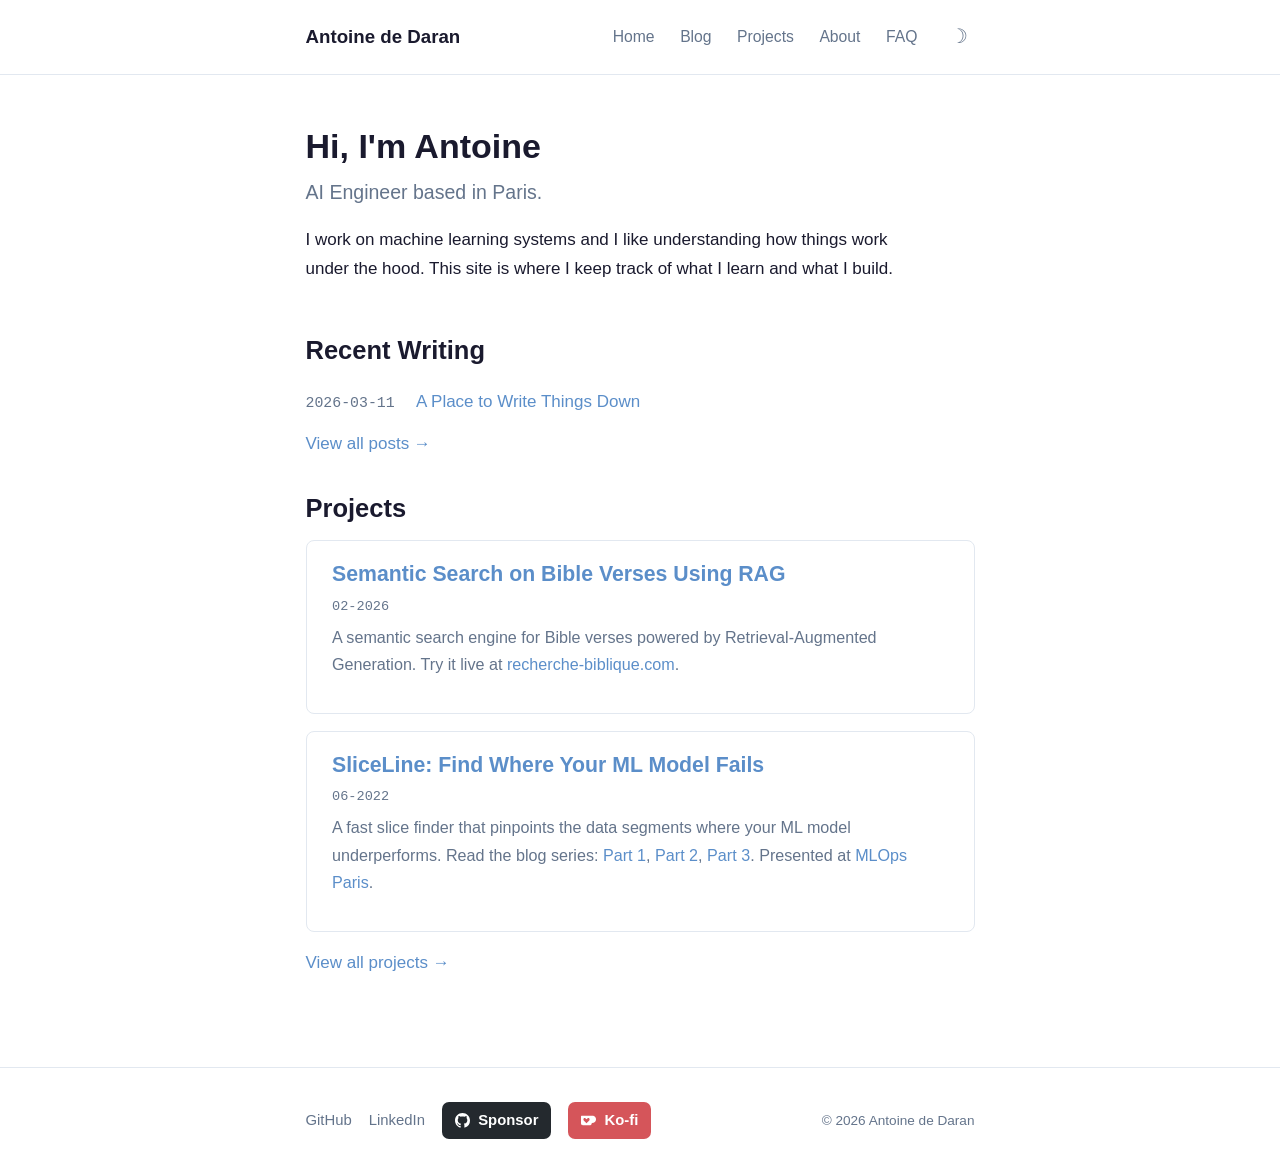
<file: index.html>
<!DOCTYPE html>
<html lang="en">
<head>
  <meta charset="UTF-8">
  <meta name="viewport" content="width=device-width, initial-scale=1.0">
  <meta name="description" content="Antoine de Daran - AI Engineer based in Paris.">
  <title>Antoine de Daran - AI Engineer</title>
  <link rel="stylesheet" href="/css/style.css">
  <link rel="icon" href="/assets/favicon.svg" type="image/svg+xml">
  <link rel="alternate" type="application/rss+xml" title="Antoine de Daran" href="/feed.xml">
  <meta property="og:type" content="website">
  <meta property="og:title" content="Antoine de Daran - AI Engineer">
  <meta property="og:description" content="AI Engineer based in Paris.">
  <meta property="og:url" content="https://antoine-de-daran.github.io/">
  <meta property="og:image" content="https://antoine-de-daran.github.io/assets/og-image.png">
  <meta name="twitter:card" content="summary_large_image">
  <meta name="twitter:title" content="Antoine de Daran - AI Engineer">
  <meta name="twitter:description" content="AI Engineer based in Paris.">
</head>
<body>

  <nav class="nav">
    <div class="container">
      <a href="/" class="nav-title">Antoine de Daran</a>
      <div class="nav-links">
        <a href="/">Home</a>
        <a href="/blog/">Blog</a>
        <a href="/projects.html">Projects</a>
        <a href="/about.html">About</a>
        <a href="/faq.html">FAQ</a>
        <button class="theme-toggle" aria-label="Toggle dark mode"></button>
      </div>
    </div>
  </nav>

  <main>
    <section class="hero">
      <div class="container">
        <h1>Hi, I'm Antoine</h1>
        <p class="subtitle">AI Engineer based in Paris.</p>
        <p>
          I work on machine learning systems and I like understanding how
          things work under the hood. This site is where I keep track of
          what I learn and what I build.
        </p>
      </div>
    </section>

    <section>
      <div class="container">
        <h2>Recent Writing</h2>
        <ul class="post-list">
          <li class="post-item">
            <time class="muted mono text-sm" datetime="2026-03-11">2026-03-11</time>
            <a href="/blog/posts/hello-world.html">A Place to Write Things Down</a>
          </li>
        </ul>
        <p><a href="/blog/">View all posts &rarr;</a></p>
      </div>
    </section>

    <section>
      <div class="container">
        <h2>Projects</h2>
        <div class="project-card">
          <h3><a href="https://github.com/antoine-de-daran/rag_bible" target="_blank" rel="noopener">Semantic Search on Bible Verses Using RAG</a></h3>
          <p class="project-date">02-2026</p>
          <p>
            A semantic search engine for Bible verses powered by
            Retrieval-Augmented Generation. Try it live at
            <a href="https://recherche-biblique.com/" target="_blank" rel="noopener">recherche-biblique.com</a>.
          </p>
        </div>
        <div class="project-card">
          <h3><a href="https://github.com/DataDome/sliceline" target="_blank" rel="noopener">SliceLine: Find Where Your ML Model Fails</a></h3>
          <p class="project-date">06-2022</p>
          <p>
            A fast slice finder that pinpoints the data segments where
            your ML model underperforms.
            Read the blog series:
            <a href="https://datadome.co/threat-research/using-sliceline-to-spot-ml-model-errors/" target="_blank" rel="noopener">Part 1</a>,
            <a href="https://datadome.co/threat-research/stopping-bots-with-sliceline-machine-learning/" target="_blank" rel="noopener">Part 2</a>,
            <a href="https://datadome.co/threat-research/identifying-suspect-temporal-patterns/" target="_blank" rel="noopener">Part 3</a>.
            Presented at
            <a href="https://www.meetup.com/mlops-paris/events/293863822/" target="_blank" rel="noopener">MLOps Paris</a>.
          </p>
        </div>
        <p class="mt-4"><a href="/projects.html">View all projects &rarr;</a></p>
      </div>
    </section>
  </main>

  <footer class="footer">
    <div class="container">
      <div class="footer-links">
        <a href="https://github.com/antoine-de-daran" target="_blank" rel="noopener">GitHub</a>
        <a href="https://www.linkedin.com/in/antoine-de-daran/" target="_blank" rel="noopener">LinkedIn</a>
        <a href="https://github.com/sponsors/antoine-de-daran" target="_blank" rel="noopener" class="badge-link badge-sm badge-github">
          <svg viewBox="0 0 16 16" width="15" height="15" fill="currentColor"><path d="M8 0C3.58 0 0 3.58 0 8c0 3.54 2.29 6.53 5.47 7.59.4.07.55-.17.55-.38 0-.19-.01-.82-.01-1.49-2.01.37-2.53-.49-2.69-.94-.09-.23-.48-.94-.82-1.13-.28-.15-.68-.52-.01-.53.63-.01 1.08.58 1.23.82.72 1.21 1.87.87 2.33.66.07-.52.28-.87.51-1.07-1.78-.2-3.64-.89-3.64-3.95 0-.87.31-1.59.82-2.15-.08-.2-.36-1.02.08-2.12 0 0 .67-.21 2.2.82.64-.18 1.32-.27 2-.27.68 0 1.36.09 2 .27 1.53-1.04 2.2-.82 2.2-.82.44 1.1.16 1.92.08 2.12.51.56.82 1.27.82 2.15 0 3.07-1.87 3.75-3.65 3.95.29.25.54.73.54 1.48 0 1.07-.01 1.93-.01 2.2 0 .21.15.46.55.38A8.013 8.013 0 0016 8c0-4.42-3.58-8-8-8z"/></svg>
          Sponsor
        </a>
        <a href="https://ko-fi.com/adedaran" target="_blank" rel="noopener" class="badge-link badge-sm badge-kofi">
          <svg viewBox="0 0 24 24" width="15" height="15" fill="currentColor"><path d="M23.881 8.948c-.773-4.085-4.859-4.593-4.859-4.593H.723c-.604 0-.679.798-.679.798s-.082 7.324-.022 11.822c.164 2.424 2.586 2.672 2.586 2.672s8.267-.023 11.966-.049c2.438-.426 2.683-2.566 2.658-3.734 4.352.24 7.422-2.831 6.649-6.916zm-11.062 3.511c-1.246 1.453-4.011 3.976-4.011 3.976s-2.765-2.523-4.011-3.976c-2.063-2.075-.322-5.483 2.207-3.893l1.804 1.274 1.804-1.274c2.529-1.59 4.27 1.818 2.207 3.893z"/></svg>
          Ko-fi
        </a>
        <span class="copyright">&copy; 2026 Antoine de Daran</span>
      </div>
    </div>
  </footer>

  <script src="/js/main.js"></script>
  <script data-goatcounter="https://antoine-de-daran.goatcounter.com/count"
          async src="//gc.zgo.at/count.js"></script>
</body>
</html>
</file>
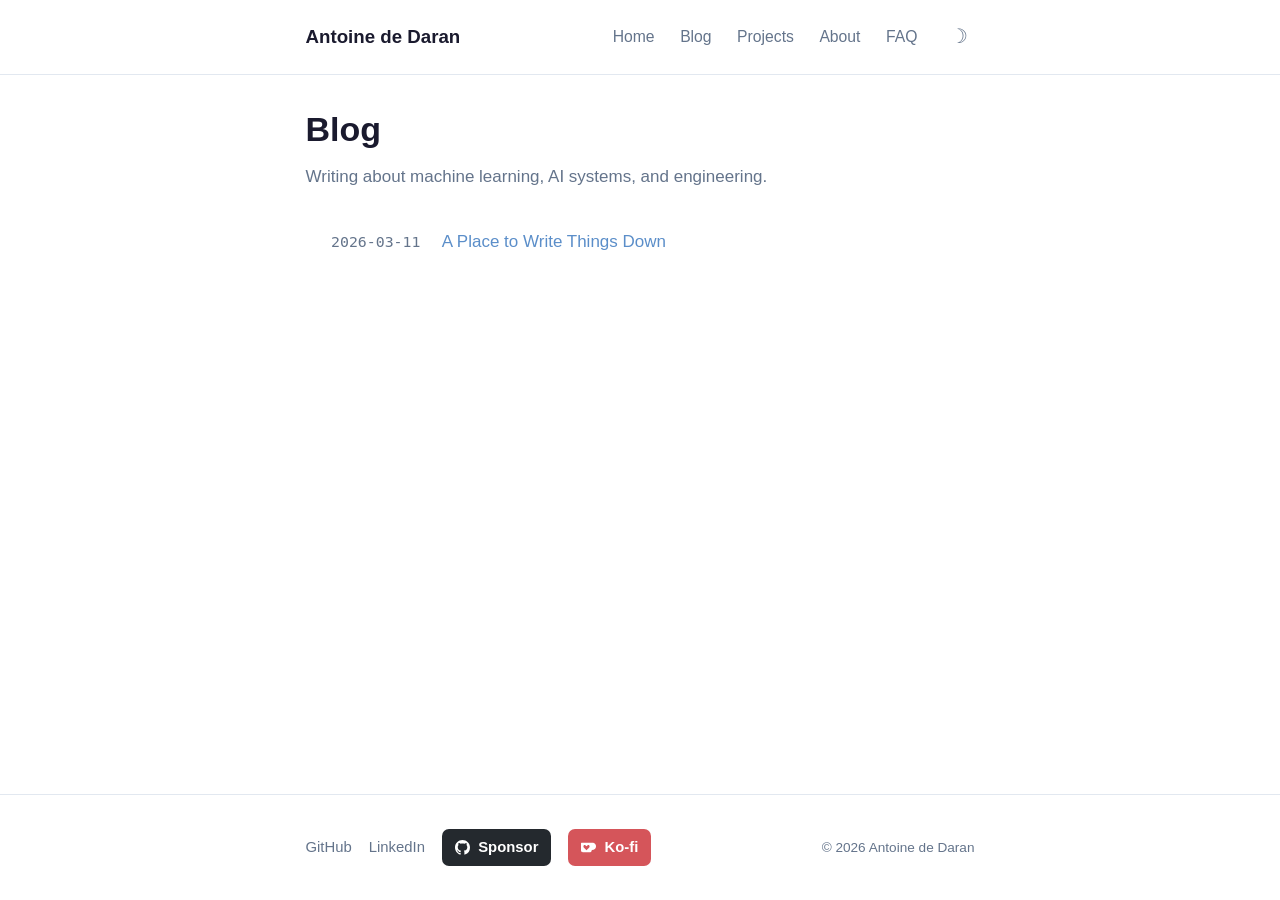
<file: blog/index.html>
<!DOCTYPE html>
<html lang="en">
<head>
  <meta charset="UTF-8">
  <meta name="viewport" content="width=device-width, initial-scale=1.0">
  <meta name="description" content="Blog posts by Antoine de Daran on machine learning, AI systems, and engineering.">
  <title>Blog - Antoine de Daran</title>
  <link rel="stylesheet" href="../css/style.css">
  <link rel="icon" href="/assets/favicon.svg" type="image/svg+xml">
  <link rel="alternate" type="application/rss+xml" title="Antoine de Daran" href="/feed.xml">
  <meta property="og:type" content="website">
  <meta property="og:title" content="Blog - Antoine de Daran">
  <meta property="og:description" content="Blog posts by Antoine de Daran on machine learning, AI systems, and engineering.">
  <meta property="og:url" content="https://antoine-de-daran.github.io/blog/">
  <meta property="og:image" content="https://antoine-de-daran.github.io/assets/og-image.png">
  <meta name="twitter:card" content="summary_large_image">
  <meta name="twitter:title" content="Blog - Antoine de Daran">
  <meta name="twitter:description" content="Blog posts by Antoine de Daran on machine learning, AI systems, and engineering.">
</head>
<body>

  <nav class="nav">
    <div class="container">
      <a href="/" class="nav-title">Antoine de Daran</a>
      <div class="nav-links">
        <a href="/">Home</a>
        <a href="/blog/">Blog</a>
        <a href="/projects.html">Projects</a>
        <a href="/about.html">About</a>
        <a href="/faq.html">FAQ</a>
        <button class="theme-toggle" aria-label="Toggle dark mode"></button>
      </div>
    </div>
  </nav>

  <main>
    <div class="container post-content">
      <h1>Blog</h1>
      <p class="muted">Writing about machine learning, AI systems, and engineering.</p>

      <ul class="post-list">
        <li class="post-item">
          <time class="muted mono text-sm" datetime="2026-03-11">2026-03-11</time>
          <a href="posts/hello-world.html">A Place to Write Things Down</a>
        </li>
      </ul>
    </div>
  </main>

  <footer class="footer">
    <div class="container">
      <div class="footer-links">
        <a href="https://github.com/antoine-de-daran" target="_blank" rel="noopener">GitHub</a>
        <a href="https://www.linkedin.com/in/antoine-de-daran/" target="_blank" rel="noopener">LinkedIn</a>
        <a href="https://github.com/sponsors/antoine-de-daran" target="_blank" rel="noopener" class="badge-link badge-sm badge-github">
          <svg viewBox="0 0 16 16" width="15" height="15" fill="currentColor"><path d="M8 0C3.58 0 0 3.58 0 8c0 3.54 2.29 6.53 5.47 7.59.4.07.55-.17.55-.38 0-.19-.01-.82-.01-1.49-2.01.37-2.53-.49-2.69-.94-.09-.23-.48-.94-.82-1.13-.28-.15-.68-.52-.01-.53.63-.01 1.08.58 1.23.82.72 1.21 1.87.87 2.33.66.07-.52.28-.87.51-1.07-1.78-.2-3.64-.89-3.64-3.95 0-.87.31-1.59.82-2.15-.08-.2-.36-1.02.08-2.12 0 0 .67-.21 2.2.82.64-.18 1.32-.27 2-.27.68 0 1.36.09 2 .27 1.53-1.04 2.2-.82 2.2-.82.44 1.1.16 1.92.08 2.12.51.56.82 1.27.82 2.15 0 3.07-1.87 3.75-3.65 3.95.29.25.54.73.54 1.48 0 1.07-.01 1.93-.01 2.2 0 .21.15.46.55.38A8.013 8.013 0 0016 8c0-4.42-3.58-8-8-8z"/></svg>
          Sponsor
        </a>
        <a href="https://ko-fi.com/adedaran" target="_blank" rel="noopener" class="badge-link badge-sm badge-kofi">
          <svg viewBox="0 0 24 24" width="15" height="15" fill="currentColor"><path d="M23.881 8.948c-.773-4.085-4.859-4.593-4.859-4.593H.723c-.604 0-.679.798-.679.798s-.082 7.324-.022 11.822c.164 2.424 2.586 2.672 2.586 2.672s8.267-.023 11.966-.049c2.438-.426 2.683-2.566 2.658-3.734 4.352.24 7.422-2.831 6.649-6.916zm-11.062 3.511c-1.246 1.453-4.011 3.976-4.011 3.976s-2.765-2.523-4.011-3.976c-2.063-2.075-.322-5.483 2.207-3.893l1.804 1.274 1.804-1.274c2.529-1.59 4.27 1.818 2.207 3.893z"/></svg>
          Ko-fi
        </a>
        <span class="copyright">&copy; 2026 Antoine de Daran</span>
      </div>
    </div>
  </footer>

  <script src="../js/main.js"></script>
  <script data-goatcounter="https://antoine-de-daran.goatcounter.com/count"
          async src="//gc.zgo.at/count.js"></script>
</body>
</html>
</file>
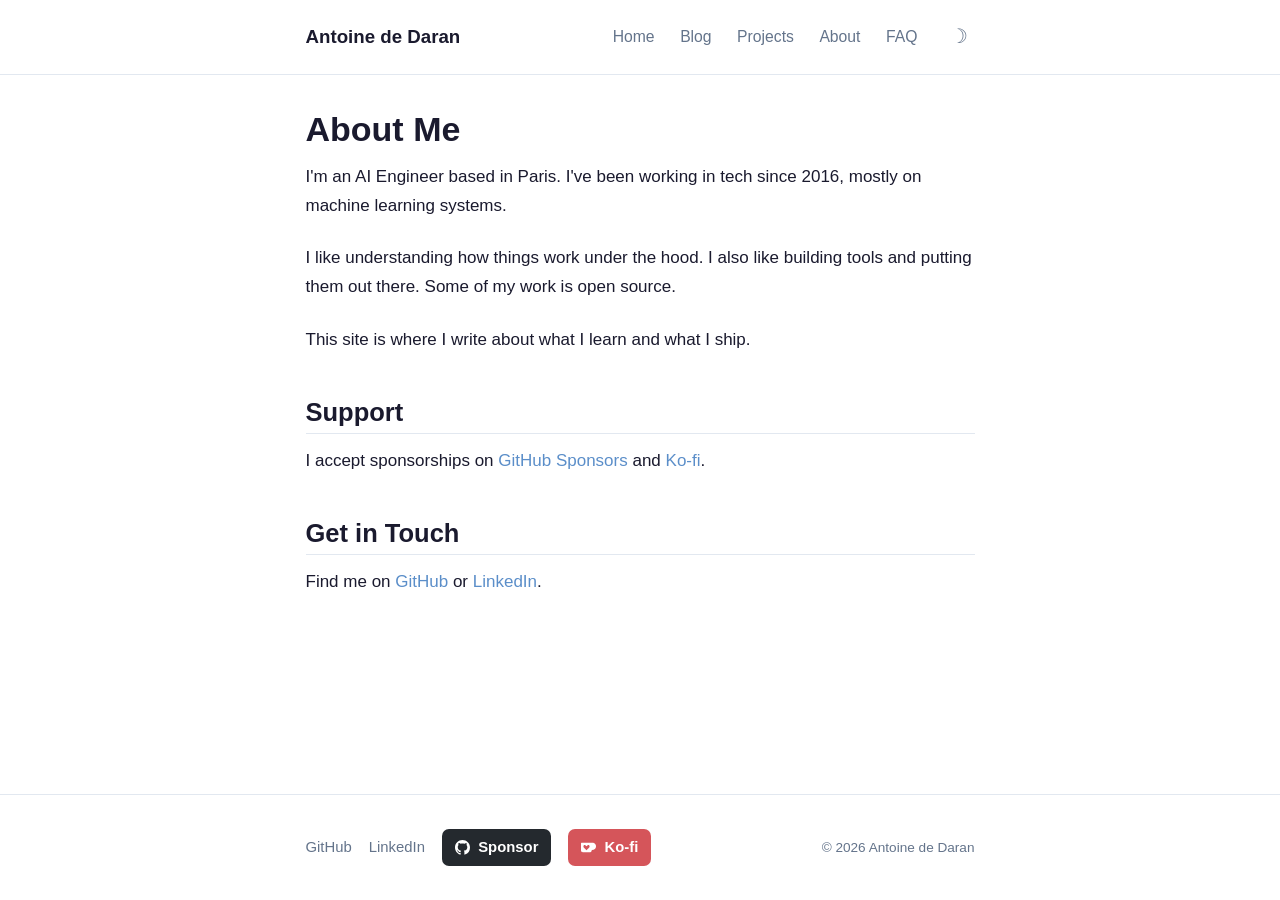
<file: about.html>
<!DOCTYPE html>
<html lang="en">
<head>
  <meta charset="UTF-8">
  <meta name="viewport" content="width=device-width, initial-scale=1.0">
  <meta name="description" content="About Antoine de Daran - AI Engineer based in Paris.">
  <title>About - Antoine de Daran</title>
  <link rel="stylesheet" href="/css/style.css">
  <link rel="icon" href="/assets/favicon.svg" type="image/svg+xml">
  <link rel="alternate" type="application/rss+xml" title="Antoine de Daran" href="/feed.xml">
  <meta property="og:type" content="website">
  <meta property="og:title" content="About - Antoine de Daran">
  <meta property="og:description" content="About Antoine de Daran - AI Engineer based in Paris.">
  <meta property="og:url" content="https://antoine-de-daran.github.io/about.html">
  <meta property="og:image" content="https://antoine-de-daran.github.io/assets/og-image.png">
  <meta name="twitter:card" content="summary_large_image">
  <meta name="twitter:title" content="About - Antoine de Daran">
  <meta name="twitter:description" content="About Antoine de Daran - AI Engineer based in Paris.">
</head>
<body>

  <nav class="nav">
    <div class="container">
      <a href="/" class="nav-title">Antoine de Daran</a>
      <div class="nav-links">
        <a href="/">Home</a>
        <a href="/blog/">Blog</a>
        <a href="/projects.html">Projects</a>
        <a href="/about.html">About</a>
        <a href="/faq.html">FAQ</a>
        <button class="theme-toggle" aria-label="Toggle dark mode"></button>
      </div>
    </div>
  </nav>

  <main>
    <div class="container post-content">
      <h1>About Me</h1>

      <p>
        I'm an AI Engineer based in Paris. I've been working in tech
        since 2016, mostly on machine learning systems.
      </p>

      <p>
        I like understanding how things work under the hood. I also like
        building tools and putting them out there. Some of my work is
        open source.
      </p>

      <p>
        This site is where I write about what I learn and what I ship.
      </p>

      <h2>Support</h2>
      <p>
        I accept sponsorships on
        <a href="https://github.com/sponsors/antoine-de-daran" target="_blank" rel="noopener">GitHub Sponsors</a>
        and
        <a href="https://ko-fi.com/adedaran" target="_blank" rel="noopener">Ko-fi</a>.
      </p>

      <h2>Get in Touch</h2>
      <p>
        Find me on
        <a href="https://github.com/antoine-de-daran" target="_blank" rel="noopener">GitHub</a>
        or
        <a href="https://www.linkedin.com/in/antoine-de-daran/" target="_blank" rel="noopener">LinkedIn</a>.
      </p>
    </div>
  </main>

  <footer class="footer">
    <div class="container">
      <div class="footer-links">
        <a href="https://github.com/antoine-de-daran" target="_blank" rel="noopener">GitHub</a>
        <a href="https://www.linkedin.com/in/antoine-de-daran/" target="_blank" rel="noopener">LinkedIn</a>
        <a href="https://github.com/sponsors/antoine-de-daran" target="_blank" rel="noopener" class="badge-link badge-sm badge-github">
          <svg viewBox="0 0 16 16" width="15" height="15" fill="currentColor"><path d="M8 0C3.58 0 0 3.58 0 8c0 3.54 2.29 6.53 5.47 7.59.4.07.55-.17.55-.38 0-.19-.01-.82-.01-1.49-2.01.37-2.53-.49-2.69-.94-.09-.23-.48-.94-.82-1.13-.28-.15-.68-.52-.01-.53.63-.01 1.08.58 1.23.82.72 1.21 1.87.87 2.33.66.07-.52.28-.87.51-1.07-1.78-.2-3.64-.89-3.64-3.95 0-.87.31-1.59.82-2.15-.08-.2-.36-1.02.08-2.12 0 0 .67-.21 2.2.82.64-.18 1.32-.27 2-.27.68 0 1.36.09 2 .27 1.53-1.04 2.2-.82 2.2-.82.44 1.1.16 1.92.08 2.12.51.56.82 1.27.82 2.15 0 3.07-1.87 3.75-3.65 3.95.29.25.54.73.54 1.48 0 1.07-.01 1.93-.01 2.2 0 .21.15.46.55.38A8.013 8.013 0 0016 8c0-4.42-3.58-8-8-8z"/></svg>
          Sponsor
        </a>
        <a href="https://ko-fi.com/adedaran" target="_blank" rel="noopener" class="badge-link badge-sm badge-kofi">
          <svg viewBox="0 0 24 24" width="15" height="15" fill="currentColor"><path d="M23.881 8.948c-.773-4.085-4.859-4.593-4.859-4.593H.723c-.604 0-.679.798-.679.798s-.082 7.324-.022 11.822c.164 2.424 2.586 2.672 2.586 2.672s8.267-.023 11.966-.049c2.438-.426 2.683-2.566 2.658-3.734 4.352.24 7.422-2.831 6.649-6.916zm-11.062 3.511c-1.246 1.453-4.011 3.976-4.011 3.976s-2.765-2.523-4.011-3.976c-2.063-2.075-.322-5.483 2.207-3.893l1.804 1.274 1.804-1.274c2.529-1.59 4.27 1.818 2.207 3.893z"/></svg>
          Ko-fi
        </a>
        <span class="copyright">&copy; 2026 Antoine de Daran</span>
      </div>
    </div>
  </footer>

  <script src="/js/main.js"></script>
  <script data-goatcounter="https://antoine-de-daran.goatcounter.com/count"
          async src="//gc.zgo.at/count.js"></script>
</body>
</html>
</file>
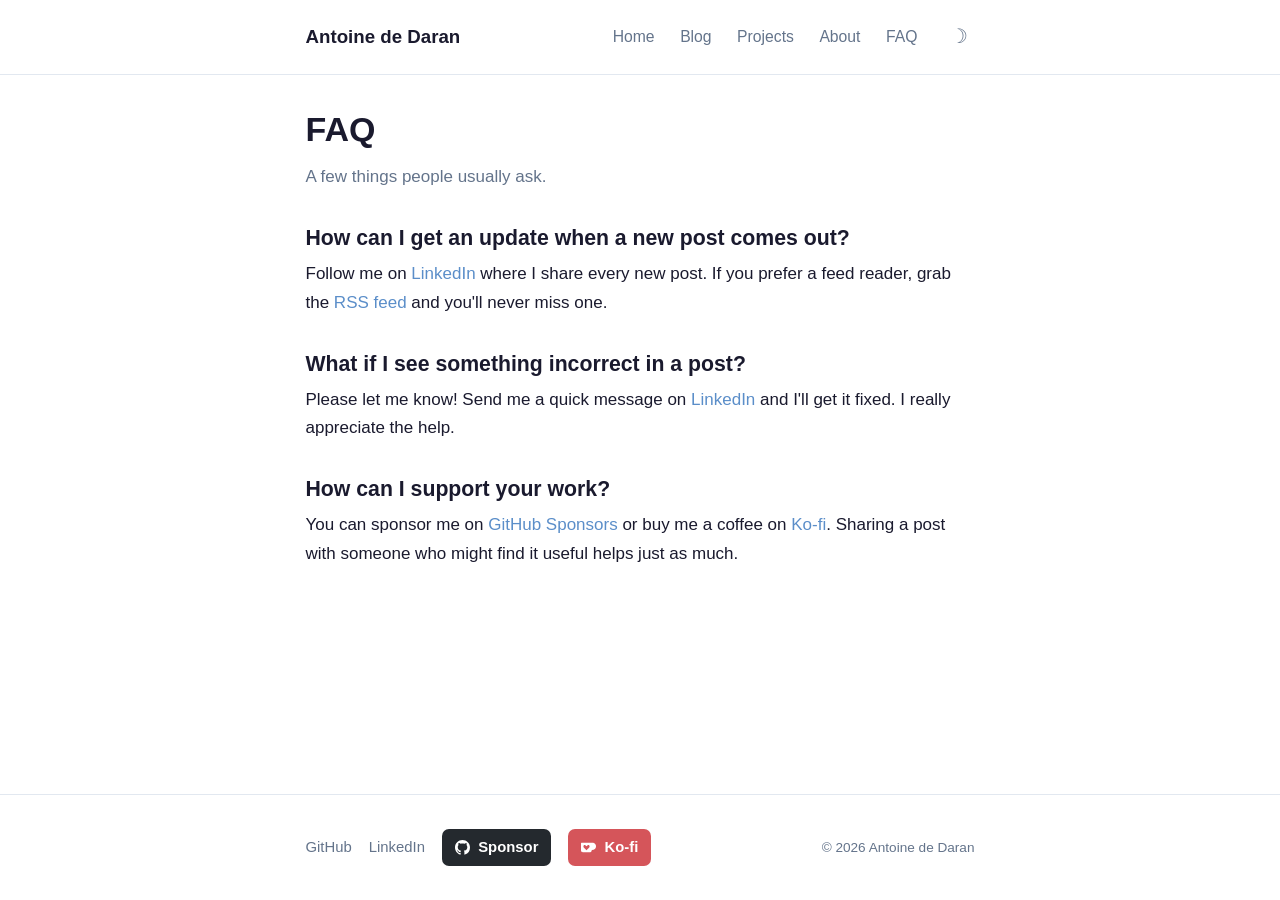
<file: faq.html>
<!DOCTYPE html>
<html lang="en">
<head>
  <meta charset="UTF-8">
  <meta name="viewport" content="width=device-width, initial-scale=1.0">
  <meta name="description" content="Frequently asked questions about Antoine de Daran's blog - updates, corrections, and support.">
  <title>FAQ - Antoine de Daran</title>
  <link rel="stylesheet" href="/css/style.css">
  <link rel="icon" href="/assets/favicon.svg" type="image/svg+xml">
  <link rel="alternate" type="application/rss+xml" title="Antoine de Daran" href="/feed.xml">
  <meta property="og:type" content="website">
  <meta property="og:title" content="FAQ - Antoine de Daran">
  <meta property="og:description" content="Frequently asked questions about Antoine de Daran's blog - updates, corrections, and support.">
  <meta property="og:url" content="https://antoine-de-daran.github.io/faq.html">
  <meta property="og:image" content="https://antoine-de-daran.github.io/assets/og-image.png">
  <meta name="twitter:card" content="summary_large_image">
  <meta name="twitter:title" content="FAQ - Antoine de Daran">
  <meta name="twitter:description" content="Frequently asked questions about Antoine de Daran's blog - updates, corrections, and support.">
</head>
<body>

  <nav class="nav">
    <div class="container">
      <a href="/" class="nav-title">Antoine de Daran</a>
      <div class="nav-links">
        <a href="/">Home</a>
        <a href="/blog/">Blog</a>
        <a href="/projects.html">Projects</a>
        <a href="/about.html">About</a>
        <a href="/faq.html">FAQ</a>
        <button class="theme-toggle" aria-label="Toggle dark mode"></button>
      </div>
    </div>
  </nav>

  <main>
    <section>
      <div class="container post-content">
        <h1>FAQ</h1>
        <p class="muted">A few things people usually ask.</p>

        <h3>How can I get an update when a new post comes out?</h3>
        <p>
          Follow me on
          <a href="https://www.linkedin.com/in/antoine-de-daran/" target="_blank" rel="noopener">LinkedIn</a>
          where I share every new post. If you prefer a feed reader, grab the
          <a href="/feed.xml">RSS feed</a> and you'll never miss one.
        </p>

        <h3>What if I see something incorrect in a post?</h3>
        <p>
          Please let me know! Send me a quick message on
          <a href="https://www.linkedin.com/in/antoine-de-daran/" target="_blank" rel="noopener">LinkedIn</a>
          and I'll get it fixed. I really appreciate the help.
        </p>

        <h3 id="support">How can I support your work?</h3>
        <p>
          You can sponsor me on
          <a href="https://github.com/sponsors/antoine-de-daran" target="_blank" rel="noopener">GitHub Sponsors</a>
          or buy me a coffee on
          <a href="https://ko-fi.com/adedaran" target="_blank" rel="noopener">Ko-fi</a>.
          Sharing a post with someone who might find it useful helps just as much.
        </p>

      </div>
    </section>
  </main>

  <footer class="footer">
    <div class="container">
      <div class="footer-links">
        <a href="https://github.com/antoine-de-daran" target="_blank" rel="noopener">GitHub</a>
        <a href="https://www.linkedin.com/in/antoine-de-daran/" target="_blank" rel="noopener">LinkedIn</a>
        <a href="https://github.com/sponsors/antoine-de-daran" target="_blank" rel="noopener" class="badge-link badge-sm badge-github">
          <svg viewBox="0 0 16 16" width="15" height="15" fill="currentColor"><path d="M8 0C3.58 0 0 3.58 0 8c0 3.54 2.29 6.53 5.47 7.59.4.07.55-.17.55-.38 0-.19-.01-.82-.01-1.49-2.01.37-2.53-.49-2.69-.94-.09-.23-.48-.94-.82-1.13-.28-.15-.68-.52-.01-.53.63-.01 1.08.58 1.23.82.72 1.21 1.87.87 2.33.66.07-.52.28-.87.51-1.07-1.78-.2-3.64-.89-3.64-3.95 0-.87.31-1.59.82-2.15-.08-.2-.36-1.02.08-2.12 0 0 .67-.21 2.2.82.64-.18 1.32-.27 2-.27.68 0 1.36.09 2 .27 1.53-1.04 2.2-.82 2.2-.82.44 1.1.16 1.92.08 2.12.51.56.82 1.27.82 2.15 0 3.07-1.87 3.75-3.65 3.95.29.25.54.73.54 1.48 0 1.07-.01 1.93-.01 2.2 0 .21.15.46.55.38A8.013 8.013 0 0016 8c0-4.42-3.58-8-8-8z"/></svg>
          Sponsor
        </a>
        <a href="https://ko-fi.com/adedaran" target="_blank" rel="noopener" class="badge-link badge-sm badge-kofi">
          <svg viewBox="0 0 24 24" width="15" height="15" fill="currentColor"><path d="M23.881 8.948c-.773-4.085-4.859-4.593-4.859-4.593H.723c-.604 0-.679.798-.679.798s-.082 7.324-.022 11.822c.164 2.424 2.586 2.672 2.586 2.672s8.267-.023 11.966-.049c2.438-.426 2.683-2.566 2.658-3.734 4.352.24 7.422-2.831 6.649-6.916zm-11.062 3.511c-1.246 1.453-4.011 3.976-4.011 3.976s-2.765-2.523-4.011-3.976c-2.063-2.075-.322-5.483 2.207-3.893l1.804 1.274 1.804-1.274c2.529-1.59 4.27 1.818 2.207 3.893z"/></svg>
          Ko-fi
        </a>
        <span class="copyright">&copy; 2026 Antoine de Daran</span>
      </div>
    </div>
  </footer>

  <script src="/js/main.js"></script>
  <script data-goatcounter="https://antoine-de-daran.goatcounter.com/count"
          async src="//gc.zgo.at/count.js"></script>
</body>
</html>
</file>
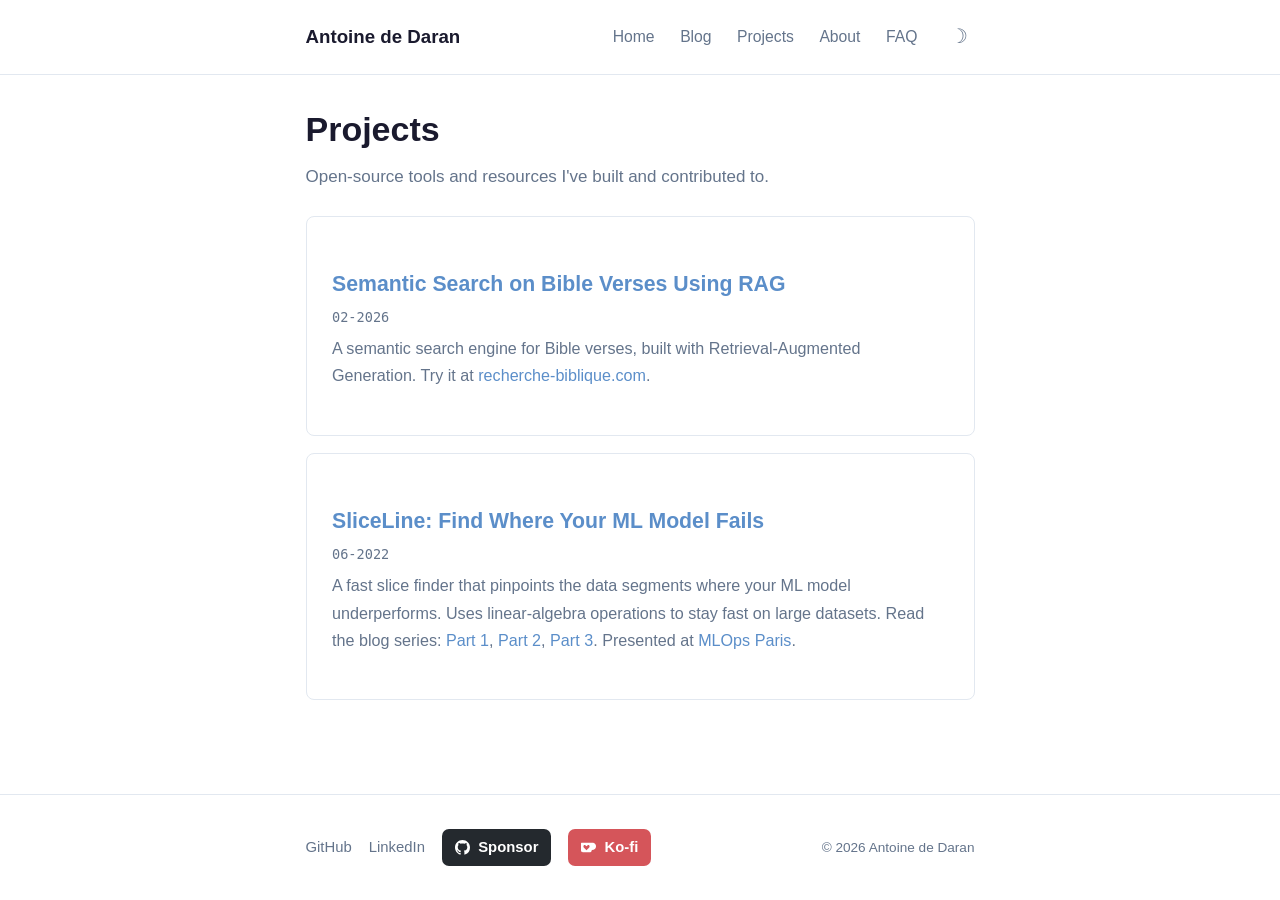
<file: projects.html>
<!DOCTYPE html>
<html lang="en">
<head>
  <meta charset="UTF-8">
  <meta name="viewport" content="width=device-width, initial-scale=1.0">
  <meta name="description" content="Open-source projects by Antoine de Daran - ML tools, RAG resources, and more.">
  <title>Projects - Antoine de Daran</title>
  <link rel="stylesheet" href="/css/style.css">
  <link rel="icon" href="/assets/favicon.svg" type="image/svg+xml">
  <link rel="alternate" type="application/rss+xml" title="Antoine de Daran" href="/feed.xml">
  <meta property="og:type" content="website">
  <meta property="og:title" content="Projects - Antoine de Daran">
  <meta property="og:description" content="Open-source projects by Antoine de Daran - ML tools, RAG resources, and more.">
  <meta property="og:url" content="https://antoine-de-daran.github.io/projects.html">
  <meta property="og:image" content="https://antoine-de-daran.github.io/assets/og-image.png">
  <meta name="twitter:card" content="summary_large_image">
  <meta name="twitter:title" content="Projects - Antoine de Daran">
  <meta name="twitter:description" content="Open-source projects by Antoine de Daran - ML tools, RAG resources, and more.">
</head>
<body>

  <nav class="nav">
    <div class="container">
      <a href="/" class="nav-title">Antoine de Daran</a>
      <div class="nav-links">
        <a href="/">Home</a>
        <a href="/blog/">Blog</a>
        <a href="/projects.html">Projects</a>
        <a href="/about.html">About</a>
        <a href="/faq.html">FAQ</a>
        <button class="theme-toggle" aria-label="Toggle dark mode"></button>
      </div>
    </div>
  </nav>

  <main>
    <div class="container post-content">
      <h1>Projects</h1>
      <p class="muted">Open-source tools and resources I've built and contributed to.</p>

      <div class="project-card">
        <h3><a href="https://github.com/antoine-de-daran/rag_bible" target="_blank" rel="noopener">Semantic Search on Bible Verses Using RAG</a></h3>
        <p class="project-date">02-2026</p>
        <p>
          A semantic search engine for Bible verses, built with
          Retrieval-Augmented Generation. Try it at
          <a href="https://recherche-biblique.com/" target="_blank" rel="noopener">recherche-biblique.com</a>.
        </p>
      </div>

      <div class="project-card">
        <h3><a href="https://github.com/DataDome/sliceline" target="_blank" rel="noopener">SliceLine: Find Where Your ML Model Fails</a></h3>
        <p class="project-date">06-2022</p>
        <p>
          A fast slice finder that pinpoints the data segments where your
          ML model underperforms. Uses linear-algebra operations to stay
          fast on large datasets. Read the blog series:
          <a href="https://datadome.co/threat-research/using-sliceline-to-spot-ml-model-errors/" target="_blank" rel="noopener">Part 1</a>,
          <a href="https://datadome.co/threat-research/stopping-bots-with-sliceline-machine-learning/" target="_blank" rel="noopener">Part 2</a>,
          <a href="https://datadome.co/threat-research/identifying-suspect-temporal-patterns/" target="_blank" rel="noopener">Part 3</a>.
          Presented at
          <a href="https://www.meetup.com/mlops-paris/events/293863822/" target="_blank" rel="noopener">MLOps Paris</a>.
        </p>
      </div>
    </div>
  </main>

  <footer class="footer">
    <div class="container">
      <div class="footer-links">
        <a href="https://github.com/antoine-de-daran" target="_blank" rel="noopener">GitHub</a>
        <a href="https://www.linkedin.com/in/antoine-de-daran/" target="_blank" rel="noopener">LinkedIn</a>
        <a href="https://github.com/sponsors/antoine-de-daran" target="_blank" rel="noopener" class="badge-link badge-sm badge-github">
          <svg viewBox="0 0 16 16" width="15" height="15" fill="currentColor"><path d="M8 0C3.58 0 0 3.58 0 8c0 3.54 2.29 6.53 5.47 7.59.4.07.55-.17.55-.38 0-.19-.01-.82-.01-1.49-2.01.37-2.53-.49-2.69-.94-.09-.23-.48-.94-.82-1.13-.28-.15-.68-.52-.01-.53.63-.01 1.08.58 1.23.82.72 1.21 1.87.87 2.33.66.07-.52.28-.87.51-1.07-1.78-.2-3.64-.89-3.64-3.95 0-.87.31-1.59.82-2.15-.08-.2-.36-1.02.08-2.12 0 0 .67-.21 2.2.82.64-.18 1.32-.27 2-.27.68 0 1.36.09 2 .27 1.53-1.04 2.2-.82 2.2-.82.44 1.1.16 1.92.08 2.12.51.56.82 1.27.82 2.15 0 3.07-1.87 3.75-3.65 3.95.29.25.54.73.54 1.48 0 1.07-.01 1.93-.01 2.2 0 .21.15.46.55.38A8.013 8.013 0 0016 8c0-4.42-3.58-8-8-8z"/></svg>
          Sponsor
        </a>
        <a href="https://ko-fi.com/adedaran" target="_blank" rel="noopener" class="badge-link badge-sm badge-kofi">
          <svg viewBox="0 0 24 24" width="15" height="15" fill="currentColor"><path d="M23.881 8.948c-.773-4.085-4.859-4.593-4.859-4.593H.723c-.604 0-.679.798-.679.798s-.082 7.324-.022 11.822c.164 2.424 2.586 2.672 2.586 2.672s8.267-.023 11.966-.049c2.438-.426 2.683-2.566 2.658-3.734 4.352.24 7.422-2.831 6.649-6.916zm-11.062 3.511c-1.246 1.453-4.011 3.976-4.011 3.976s-2.765-2.523-4.011-3.976c-2.063-2.075-.322-5.483 2.207-3.893l1.804 1.274 1.804-1.274c2.529-1.59 4.27 1.818 2.207 3.893z"/></svg>
          Ko-fi
        </a>
        <span class="copyright">&copy; 2026 Antoine de Daran</span>
      </div>
    </div>
  </footer>

  <script src="/js/main.js"></script>
  <script data-goatcounter="https://antoine-de-daran.goatcounter.com/count"
          async src="//gc.zgo.at/count.js"></script>
</body>
</html>
</file>
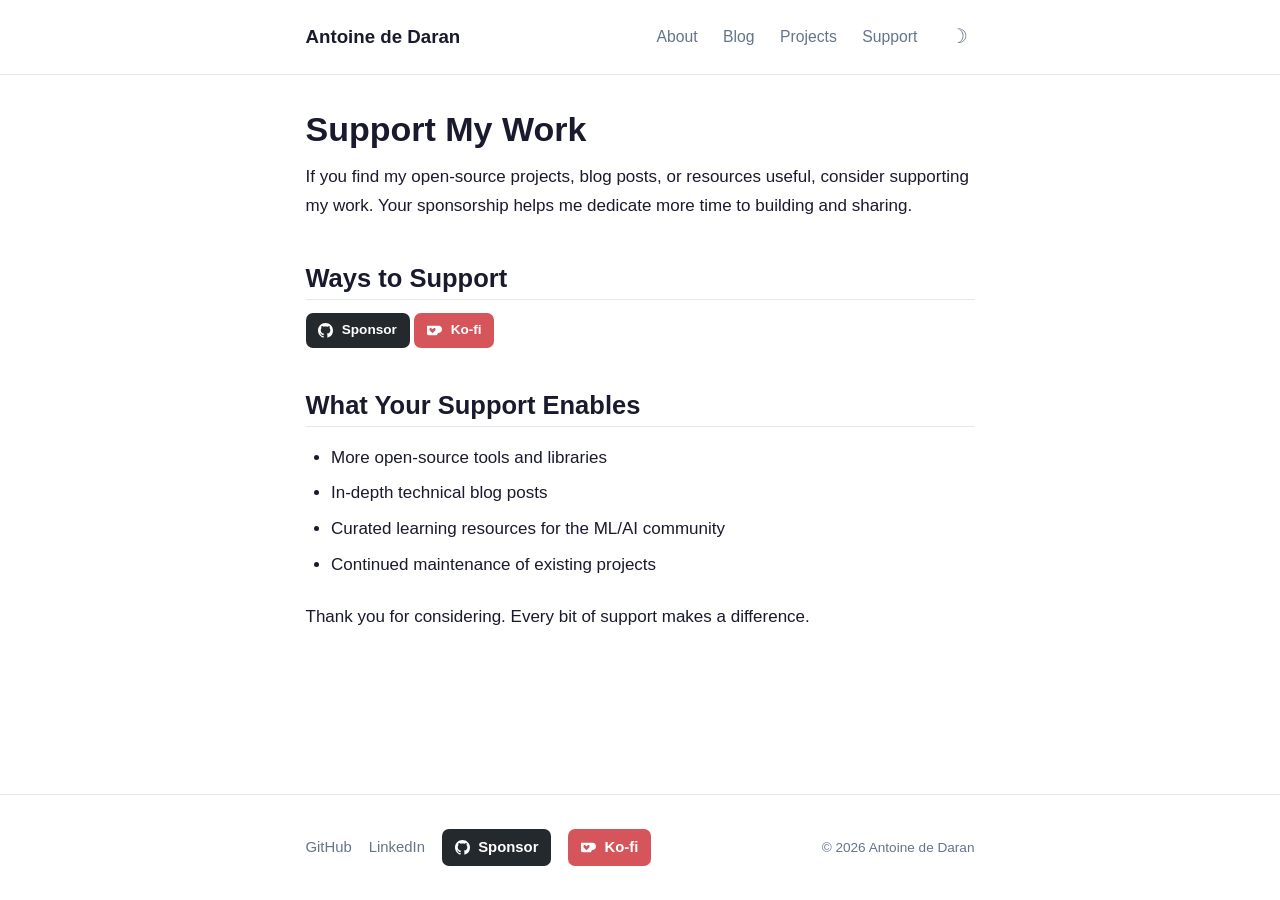
<file: support.html>
<!DOCTYPE html>
<html lang="en">
<head>
  <meta charset="UTF-8">
  <meta name="viewport" content="width=device-width, initial-scale=1.0">
  <meta name="description" content="Support Antoine de Daran's open-source work in ML and AI through GitHub Sponsors or Ko-fi.">
  <title>Support - Antoine de Daran</title>
  <link rel="stylesheet" href="/css/style.css">
  <link rel="icon" href="/assets/favicon.svg" type="image/svg+xml">
  <link rel="alternate" type="application/rss+xml" title="Antoine de Daran" href="/feed.xml">
  <meta property="og:type" content="website">
  <meta property="og:title" content="Support - Antoine de Daran">
  <meta property="og:description" content="Support Antoine de Daran's open-source work in ML and AI through GitHub Sponsors or Ko-fi.">
  <meta property="og:url" content="https://antoine-de-daran.github.io/support.html">
  <meta property="og:image" content="https://antoine-de-daran.github.io/assets/og-image.png">
  <meta name="twitter:card" content="summary_large_image">
  <meta name="twitter:title" content="Support - Antoine de Daran">
  <meta name="twitter:description" content="Support Antoine de Daran's open-source work in ML and AI through GitHub Sponsors or Ko-fi.">
</head>
<body>

  <nav class="nav">
    <div class="container nav-inner">
      <a href="/" class="nav-title">Antoine de Daran</a>
      <div class="nav-links">
        <a href="/about.html">About</a>
        <a href="/blog/">Blog</a>
        <a href="/projects.html">Projects</a>
        <a href="/support.html">Support</a>
        <button class="theme-toggle" aria-label="Toggle dark mode"></button>
      </div>
    </div>
  </nav>

  <main>
    <section>
      <div class="container post-content">
        <h1>Support My Work</h1>
        <p>
          If you find my open-source projects, blog posts, or resources useful,
          consider supporting my work. Your sponsorship helps me dedicate more
          time to building and sharing.
        </p>

        <h2>Ways to Support</h2>
        <div class="sponsor-badges">
          <a href="https://github.com/sponsors/antoine-de-daran" target="_blank" rel="noopener" class="badge-link badge-sm badge-github">
            <svg viewBox="0 0 16 16" width="15" height="15" fill="currentColor"><path d="M8 0C3.58 0 0 3.58 0 8c0 3.54 2.29 6.53 5.47 7.59.4.07.55-.17.55-.38 0-.19-.01-.82-.01-1.49-2.01.37-2.53-.49-2.69-.94-.09-.23-.48-.94-.82-1.13-.28-.15-.68-.52-.01-.53.63-.01 1.08.58 1.23.82.72 1.21 1.87.87 2.33.66.07-.52.28-.87.51-1.07-1.78-.2-3.64-.89-3.64-3.95 0-.87.31-1.59.82-2.15-.08-.2-.36-1.02.08-2.12 0 0 .67-.21 2.2.82.64-.18 1.32-.27 2-.27.68 0 1.36.09 2 .27 1.53-1.04 2.2-.82 2.2-.82.44 1.1.16 1.92.08 2.12.51.56.82 1.27.82 2.15 0 3.07-1.87 3.75-3.65 3.95.29.25.54.73.54 1.48 0 1.07-.01 1.93-.01 2.2 0 .21.15.46.55.38A8.013 8.013 0 0016 8c0-4.42-3.58-8-8-8z"/></svg>
            Sponsor
          </a>
          <a href="https://ko-fi.com/adedaran" target="_blank" rel="noopener" class="badge-link badge-sm badge-kofi">
            <svg viewBox="0 0 24 24" width="15" height="15" fill="currentColor"><path d="M23.881 8.948c-.773-4.085-4.859-4.593-4.859-4.593H.723c-.604 0-.679.798-.679.798s-.082 7.324-.022 11.822c.164 2.424 2.586 2.672 2.586 2.672s8.267-.023 11.966-.049c2.438-.426 2.683-2.566 2.658-3.734 4.352.24 7.422-2.831 6.649-6.916zm-11.062 3.511c-1.246 1.453-4.011 3.976-4.011 3.976s-2.765-2.523-4.011-3.976c-2.063-2.075-.322-5.483 2.207-3.893l1.804 1.274 1.804-1.274c2.529-1.59 4.27 1.818 2.207 3.893z"/></svg>
            Ko-fi
          </a>
        </div>

        <h2>What Your Support Enables</h2>
        <ul>
          <li>More open-source tools and libraries</li>
          <li>In-depth technical blog posts</li>
          <li>Curated learning resources for the ML/AI community</li>
          <li>Continued maintenance of existing projects</li>
        </ul>

        <p>Thank you for considering. Every bit of support makes a difference.</p>
      </div>
    </section>
  </main>

  <footer class="footer">
    <div class="container">
      <div class="footer-links">
        <a href="https://github.com/antoine-de-daran" target="_blank" rel="noopener">GitHub</a>
        <a href="https://www.linkedin.com/in/antoine-de-daran/" target="_blank" rel="noopener">LinkedIn</a>
        <a href="https://github.com/sponsors/antoine-de-daran" target="_blank" rel="noopener" class="badge-link badge-sm badge-github">
          <svg viewBox="0 0 16 16" width="15" height="15" fill="currentColor"><path d="M8 0C3.58 0 0 3.58 0 8c0 3.54 2.29 6.53 5.47 7.59.4.07.55-.17.55-.38 0-.19-.01-.82-.01-1.49-2.01.37-2.53-.49-2.69-.94-.09-.23-.48-.94-.82-1.13-.28-.15-.68-.52-.01-.53.63-.01 1.08.58 1.23.82.72 1.21 1.87.87 2.33.66.07-.52.28-.87.51-1.07-1.78-.2-3.64-.89-3.64-3.95 0-.87.31-1.59.82-2.15-.08-.2-.36-1.02.08-2.12 0 0 .67-.21 2.2.82.64-.18 1.32-.27 2-.27.68 0 1.36.09 2 .27 1.53-1.04 2.2-.82 2.2-.82.44 1.1.16 1.92.08 2.12.51.56.82 1.27.82 2.15 0 3.07-1.87 3.75-3.65 3.95.29.25.54.73.54 1.48 0 1.07-.01 1.93-.01 2.2 0 .21.15.46.55.38A8.013 8.013 0 0016 8c0-4.42-3.58-8-8-8z"/></svg>
          Sponsor
        </a>
        <a href="https://ko-fi.com/adedaran" target="_blank" rel="noopener" class="badge-link badge-sm badge-kofi">
          <svg viewBox="0 0 24 24" width="15" height="15" fill="currentColor"><path d="M23.881 8.948c-.773-4.085-4.859-4.593-4.859-4.593H.723c-.604 0-.679.798-.679.798s-.082 7.324-.022 11.822c.164 2.424 2.586 2.672 2.586 2.672s8.267-.023 11.966-.049c2.438-.426 2.683-2.566 2.658-3.734 4.352.24 7.422-2.831 6.649-6.916zm-11.062 3.511c-1.246 1.453-4.011 3.976-4.011 3.976s-2.765-2.523-4.011-3.976c-2.063-2.075-.322-5.483 2.207-3.893l1.804 1.274 1.804-1.274c2.529-1.59 4.27 1.818 2.207 3.893z"/></svg>
          Ko-fi
        </a>
        <span class="copyright">&copy; 2026 Antoine de Daran</span>
      </div>
    </div>
  </footer>

  <script src="/js/main.js"></script>
  <!-- GoatCounter: replace antoine-de-daran with your subdomain -->
  <script data-goatcounter="https://antoine-de-daran.goatcounter.com/count"
          async src="//gc.zgo.at/count.js"></script>
</body>
</html>
</file>
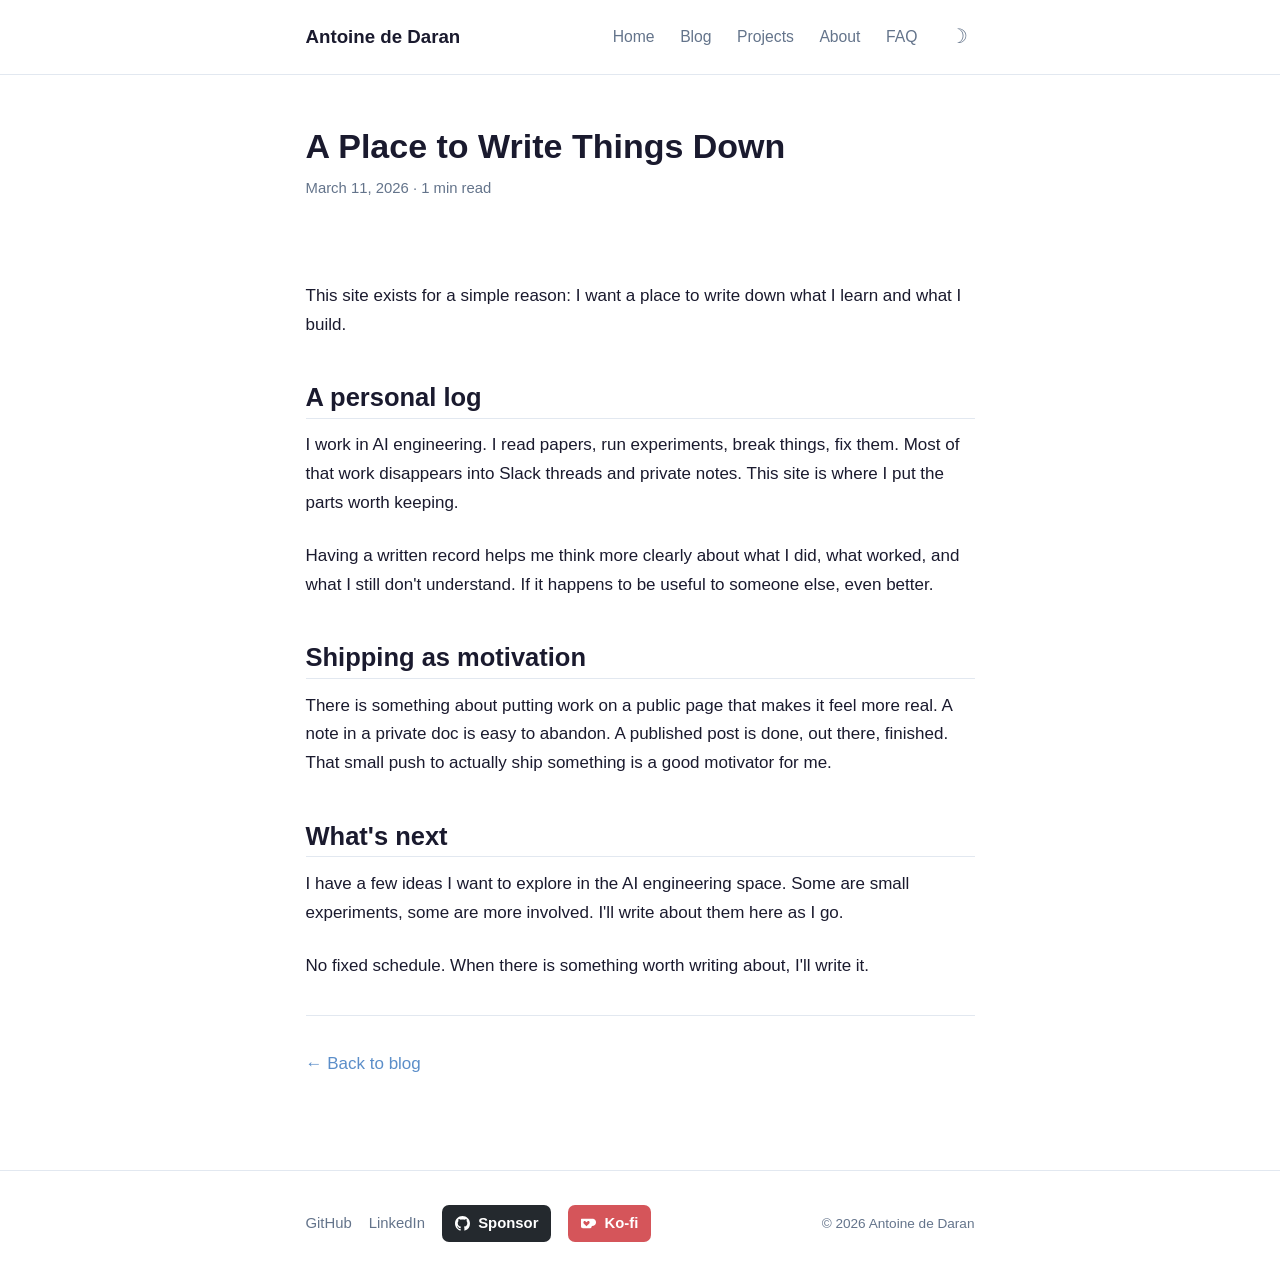
<file: blog/posts/hello-world.html>
<!DOCTYPE html>
<html lang="en">
<head>
  <meta charset="UTF-8">
  <meta name="viewport" content="width=device-width, initial-scale=1.0">
  <meta name="description" content="Why I'm starting a personal site to track what I learn and what I build in AI engineering.">
  <title>A Place to Write Things Down - Antoine de Daran</title>
  <link rel="stylesheet" href="../../css/style.css">
  <link rel="icon" href="/assets/favicon.svg" type="image/svg+xml">
  <link rel="alternate" type="application/rss+xml" title="Antoine de Daran" href="/feed.xml">
  <meta property="og:type" content="article">
  <meta property="og:title" content="A Place to Write Things Down">
  <meta property="og:description" content="Why I'm starting a personal site to track what I learn and what I build in AI engineering.">
  <meta property="og:url" content="https://antoine-de-daran.github.io/blog/posts/hello-world.html">
  <meta property="og:image" content="https://antoine-de-daran.github.io/assets/og-image.png">
  <meta name="twitter:card" content="summary_large_image">
  <meta name="twitter:title" content="A Place to Write Things Down">
  <meta name="twitter:description" content="Why I'm starting a personal site to track what I learn and what I build in AI engineering.">
</head>
<body>

  <nav class="nav">
    <div class="container">
      <a href="/" class="nav-title">Antoine de Daran</a>
      <div class="nav-links">
        <a href="/">Home</a>
        <a href="/blog/">Blog</a>
        <a href="/projects.html">Projects</a>
        <a href="/about.html">About</a>
        <a href="/faq.html">FAQ</a>
        <button class="theme-toggle" aria-label="Toggle dark mode"></button>
      </div>
    </div>
  </nav>

  <main>
    <article class="container">
      <header class="post-header">
        <h1>A Place to Write Things Down</h1>
        <p class="muted text-sm">March 11, 2026 &middot; 1 min read</p>
      </header>

      <div class="post-content">
        <p>
          This site exists for a simple reason: I want a place to write
          down what I learn and what I build.
        </p>

        <h2>A personal log</h2>
        <p>
          I work in AI engineering. I read papers, run experiments, break
          things, fix them. Most of that work disappears into Slack threads
          and private notes. This site is where I put the parts worth
          keeping.
        </p>
        <p>
          Having a written record helps me think more clearly about what I
          did, what worked, and what I still don't understand. If it
          happens to be useful to someone else, even better.
        </p>

        <h2>Shipping as motivation</h2>
        <p>
          There is something about putting work on a public page that
          makes it feel more real. A note in a private doc is easy to
          abandon. A published post is done, out there, finished. That
          small push to actually ship something is a good motivator for
          me.
        </p>

        <h2>What's next</h2>
        <p>
          I have a few ideas I want to explore in the AI engineering
          space. Some are small experiments, some are more involved. I'll
          write about them here as I go.
        </p>
        <p>
          No fixed schedule. When there is something worth writing about,
          I'll write it.
        </p>

        <hr>
        <p><a href="/blog/">&larr; Back to blog</a></p>
      </div>
    </article>
  </main>

  <footer class="footer">
    <div class="container">
      <div class="footer-links">
        <a href="https://github.com/antoine-de-daran" target="_blank" rel="noopener">GitHub</a>
        <a href="https://www.linkedin.com/in/antoine-de-daran/" target="_blank" rel="noopener">LinkedIn</a>
        <a href="https://github.com/sponsors/antoine-de-daran" target="_blank" rel="noopener" class="badge-link badge-sm badge-github">
          <svg viewBox="0 0 16 16" width="15" height="15" fill="currentColor"><path d="M8 0C3.58 0 0 3.58 0 8c0 3.54 2.29 6.53 5.47 7.59.4.07.55-.17.55-.38 0-.19-.01-.82-.01-1.49-2.01.37-2.53-.49-2.69-.94-.09-.23-.48-.94-.82-1.13-.28-.15-.68-.52-.01-.53.63-.01 1.08.58 1.23.82.72 1.21 1.87.87 2.33.66.07-.52.28-.87.51-1.07-1.78-.2-3.64-.89-3.64-3.95 0-.87.31-1.59.82-2.15-.08-.2-.36-1.02.08-2.12 0 0 .67-.21 2.2.82.64-.18 1.32-.27 2-.27.68 0 1.36.09 2 .27 1.53-1.04 2.2-.82 2.2-.82.44 1.1.16 1.92.08 2.12.51.56.82 1.27.82 2.15 0 3.07-1.87 3.75-3.65 3.95.29.25.54.73.54 1.48 0 1.07-.01 1.93-.01 2.2 0 .21.15.46.55.38A8.013 8.013 0 0016 8c0-4.42-3.58-8-8-8z"/></svg>
          Sponsor
        </a>
        <a href="https://ko-fi.com/adedaran" target="_blank" rel="noopener" class="badge-link badge-sm badge-kofi">
          <svg viewBox="0 0 24 24" width="15" height="15" fill="currentColor"><path d="M23.881 8.948c-.773-4.085-4.859-4.593-4.859-4.593H.723c-.604 0-.679.798-.679.798s-.082 7.324-.022 11.822c.164 2.424 2.586 2.672 2.586 2.672s8.267-.023 11.966-.049c2.438-.426 2.683-2.566 2.658-3.734 4.352.24 7.422-2.831 6.649-6.916zm-11.062 3.511c-1.246 1.453-4.011 3.976-4.011 3.976s-2.765-2.523-4.011-3.976c-2.063-2.075-.322-5.483 2.207-3.893l1.804 1.274 1.804-1.274c2.529-1.59 4.27 1.818 2.207 3.893z"/></svg>
          Ko-fi
        </a>
        <span class="copyright">&copy; 2026 Antoine de Daran</span>
      </div>
    </div>
  </footer>

  <script src="../../js/main.js"></script>
  <script data-goatcounter="https://antoine-de-daran.goatcounter.com/count"
          async src="//gc.zgo.at/count.js"></script>
</body>
</html>
</file>
<file: css/style.css>
/* ==========================================================================
   Design System - Personal Tech Blog
   Minimal, content-first. No fluff.
   ========================================================================== */

/* --------------------------------------------------------------------------
   CSS Variables
   -------------------------------------------------------------------------- */

:root {
  /* Colors - Light mode (default) */
  --bg: #ffffff;
  --bg-secondary: #f8fafc;
  --text: #1a1a2e;
  --text-muted: #64748b;
  --accent: #5B8EC9;
  --accent-hover: #4B7DB5;
  --border: #e2e8f0;
  --code-bg: #f1f5f9;
  --code-text: #1a1a2e;
  --shadow: rgba(0, 0, 0, 0.06);

  /* Typography */
  --font-sans: -apple-system, BlinkMacSystemFont, 'Segoe UI', Roboto,
    Oxygen, Ubuntu, Cantarell, 'Helvetica Neue', sans-serif;
  --font-mono: 'SF Mono', 'Fira Code', 'Cascadia Code', 'JetBrains Mono',
    Consolas, monospace;
  --font-size-base: 17px;
  --line-height: 1.7;

  /* Spacing */
  --container-max: 720px;
  --container-pad: 1.5rem;
}

/* Dark mode */
.dark {
  --bg: #0f0f1a;
  --bg-secondary: #191928;
  --text: #e8eaed;
  --text-muted: #a0b0c4;
  --accent: #6aadff;
  --accent-hover: #8ec3ff;
  --border: #283040;
  --code-bg: #1a1a2a;
  --code-text: #e8eaed;
  --shadow: rgba(0, 0, 0, 0.3);
}

/* --------------------------------------------------------------------------
   Reset & Base
   -------------------------------------------------------------------------- */

*,
*::before,
*::after {
  margin: 0;
  padding: 0;
  box-sizing: border-box;
}

html {
  font-size: var(--font-size-base);
  scroll-behavior: smooth;
  -webkit-text-size-adjust: 100%;
}

body {
  font-family: var(--font-sans);
  line-height: var(--line-height);
  color: var(--text);
  background-color: var(--bg);
  transition: background-color 0.2s ease, color 0.2s ease;
  min-height: 100vh;
  display: flex;
  flex-direction: column;
}

main {
  flex: 1;
}

/* --------------------------------------------------------------------------
   Typography
   -------------------------------------------------------------------------- */

h1, h2, h3, h4, h5, h6 {
  line-height: 1.2;
  font-weight: 600;
  color: var(--text);
}

h1 { font-size: 2rem; margin-bottom: 0.75rem; }
h2 { font-size: 1.5rem; margin-top: 2rem; margin-bottom: 0.6rem; }
h3 { font-size: 1.25rem; margin-top: 1.5rem; margin-bottom: 0.5rem; }

p {
  margin-bottom: 1.25rem;
}

a {
  color: var(--accent);
  text-decoration: none;
  transition: color 0.15s ease;
}

a:hover {
  color: var(--accent-hover);
}

strong { font-weight: 600; }

hr {
  border: none;
  border-top: 1px solid var(--border);
  margin: 2rem 0;
}

/* --------------------------------------------------------------------------
   Layout
   -------------------------------------------------------------------------- */

.container {
  max-width: var(--container-max);
  margin: 0 auto;
  padding: 0 var(--container-pad);
  width: 100%;
}

/* --------------------------------------------------------------------------
   Navigation
   -------------------------------------------------------------------------- */

.nav {
  padding: 1.25rem 0;
  border-bottom: 1px solid var(--border);
  transition: border-color 0.2s ease;
}

.nav .container {
  display: flex;
  align-items: center;
  justify-content: space-between;
  flex-wrap: wrap;
  gap: 0.75rem;
}

.nav-title {
  font-size: 1.1rem;
  font-weight: 600;
  color: var(--text);
  text-decoration: none;
  transition: color 0.15s ease;
}

.nav-title:hover {
  color: var(--accent);
}

.nav-links {
  display: flex;
  align-items: center;
  gap: 1.5rem;
}

.nav-links a {
  color: var(--text-muted);
  text-decoration: none;
  font-size: 0.925rem;
  transition: color 0.15s ease;
}

.nav-links a:hover {
  color: var(--accent);
}

.theme-toggle {
  background: none;
  border: none;
  cursor: pointer;
  font-size: 1.15rem;
  padding: 0.25rem 0.4rem;
  border-radius: 6px;
  color: var(--text-muted);
  transition: color 0.15s ease, background-color 0.15s ease;
  line-height: 1;
}

.theme-toggle:hover {
  color: var(--accent);
  background-color: var(--bg-secondary);
}

/* --------------------------------------------------------------------------
   Hero Section (Home Page)
   -------------------------------------------------------------------------- */

.hero {
  padding: 3rem 0 1rem;
}

.hero h1 {
  font-size: 2rem;
  margin-bottom: 0.5rem;
}

.hero .subtitle {
  color: var(--text-muted);
  font-size: 1.15rem;
  margin-bottom: 1rem;
}

.hero p {
  max-width: 600px;
}

.hero p:last-child {
  margin-bottom: 0;
}

/* --------------------------------------------------------------------------
   Post List
   -------------------------------------------------------------------------- */

.post-list {
  list-style: none;
  padding: 0;
}

.post-item {
  display: flex;
  align-items: baseline;
  gap: 1.25rem;
  padding: 0.75rem 0;
  border-bottom: 1px solid var(--border);
  transition: border-color 0.2s ease;
}

.post-item:last-child {
  border-bottom: none;
}

/* --------------------------------------------------------------------------
   Project Cards
   -------------------------------------------------------------------------- */

.project-card {
  border: 1px solid var(--border);
  border-radius: 8px;
  padding: 1.25rem 1.5rem;
  margin-top: 1rem;
  transition: border-color 0.15s ease, box-shadow 0.15s ease,
    background-color 0.2s ease;
}

.project-card:hover {
  border-color: var(--accent);
  box-shadow: 0 2px 12px var(--shadow);
}

.project-card h3 {
  margin-top: 0;
  margin-bottom: 0.4rem;
}

.project-card h3 a {
  color: var(--accent);
  text-decoration: none;
  transition: color 0.15s ease;
}

.project-card h3 a:hover {
  color: var(--accent-hover);
}

.project-card .project-date {
  color: var(--text-muted);
  font-family: var(--font-mono);
  font-size: 0.8rem;
  margin-bottom: 0.35rem;
}

.project-card p {
  color: var(--text-muted);
  font-size: 0.95rem;
  margin-bottom: 0.75rem;
}

/* --------------------------------------------------------------------------
   Blog Post Content
   -------------------------------------------------------------------------- */

.post-content {
  margin-top: 2rem;
}

.post-content p {
  margin-bottom: 1.4rem;
}

.post-content a {
  color: var(--accent);
  text-decoration: none;
}

.post-content a:hover {
  text-decoration: underline;
}

/* Headings inside post */
.post-content h2 {
  margin-top: 2.5rem;
  margin-bottom: 0.75rem;
  padding-bottom: 0.3rem;
  border-bottom: 1px solid var(--border);
}

.post-content h3 {
  margin-top: 2rem;
  margin-bottom: 0.5rem;
}

/* Blockquotes */
.post-content blockquote {
  border-left: 3px solid var(--accent);
  padding: 0.5rem 0 0.5rem 1.25rem;
  margin: 1.5rem 0;
  font-style: italic;
  color: var(--text-muted);
}

.post-content blockquote p {
  margin-bottom: 0;
}

/* Code - Inline */
.post-content code {
  font-family: var(--font-mono);
  font-size: 0.88em;
  background-color: var(--code-bg);
  color: var(--code-text);
  padding: 2px 6px;
  border-radius: 4px;
  transition: background-color 0.2s ease, color 0.2s ease;
}

/* Code - Block */
.post-content pre {
  background-color: var(--code-bg);
  border-radius: 8px;
  padding: 1.25rem 1.5rem;
  margin: 1.5rem 0;
  overflow-x: auto;
  border: 1px solid var(--border);
  transition: background-color 0.2s ease, border-color 0.2s ease;
}

.post-content pre code {
  background: none;
  padding: 0;
  font-size: 0.875rem;
  line-height: 1.6;
  color: var(--code-text);
}

/* Images */
.post-content img {
  max-width: 100%;
  height: auto;
  border-radius: 8px;
  margin: 1.5rem 0;
  display: block;
}

/* Lists */
.post-content ul,
.post-content ol {
  margin: 1rem 0 1.4rem;
  padding-left: 1.5rem;
}

.post-content li {
  margin-bottom: 0.4rem;
}

.post-content li > ul,
.post-content li > ol {
  margin-top: 0.3rem;
  margin-bottom: 0;
}

/* Tables */
.post-content table {
  width: 100%;
  border-collapse: collapse;
  margin: 1.5rem 0;
  font-size: 0.925rem;
}

.post-content th,
.post-content td {
  text-align: left;
  padding: 0.6rem 0.75rem;
  border: 1px solid var(--border);
  transition: border-color 0.2s ease;
}

.post-content th {
  background-color: var(--bg-secondary);
  font-weight: 600;
  transition: background-color 0.2s ease;
}

.post-content tbody tr:hover {
  background-color: var(--bg-secondary);
  transition: background-color 0.15s ease;
}

/* --------------------------------------------------------------------------
   Post Header (individual post page)
   -------------------------------------------------------------------------- */

.post-header {
  padding: 3rem 0 1.5rem;
}

.post-header h1 {
  margin-bottom: 0.5rem;
}

/* --------------------------------------------------------------------------
   Footer
   -------------------------------------------------------------------------- */

.footer {
  margin-top: 4rem;
  padding: 2rem 0;
  border-top: 1px solid var(--border);
  transition: border-color 0.2s ease;
}

.footer-links {
  display: flex;
  align-items: center;
  gap: 1rem;
  flex-wrap: wrap;
}

.footer-links a {
  color: var(--text-muted);
  font-size: 0.875rem;
  text-decoration: none;
  transition: color 0.15s ease;
}

.footer-links a:hover {
  color: var(--accent);
}

.footer-links .copyright {
  margin-left: auto;
  color: var(--text-muted);
  font-size: 0.8rem;
}

/* --------------------------------------------------------------------------
   Badge Links (Sponsor / Ko-fi)
   -------------------------------------------------------------------------- */

.badge-link {
  display: inline-flex;
  align-items: center;
  gap: 0.5rem;
  padding: 0.6rem 1.25rem;
  border-radius: 10px;
  font-size: 1rem;
  font-weight: 600;
  text-decoration: none;
  transition: opacity 0.15s ease, transform 0.15s ease;
}

.badge-link:hover {
  opacity: 0.85;
  transform: translateY(-1px);
}

.badge-link svg {
  width: 20px;
  height: 20px;
  fill: currentColor;
  flex-shrink: 0;
}

.badge-sm {
  padding: 0.35rem 0.75rem;
  font-size: 0.8rem;
  border-radius: 7px;
}

.badge-sm svg {
  width: 15px;
  height: 15px;
}

.badge-github {
  background-color: #24292e;
  color: #ffffff !important;
}

.badge-github:hover {
  color: #ffffff !important;
}

.badge-kofi {
  background-color: #d5555a;
  color: #ffffff !important;
}

.badge-kofi:hover {
  color: #ffffff !important;
}

/* --------------------------------------------------------------------------
   Utility Classes
   -------------------------------------------------------------------------- */

.muted  { color: var(--text-muted); }
.mono   { font-family: var(--font-mono); }
.text-sm { font-size: 0.875rem; }

.mt-2 { margin-top: 0.5rem; }
.mt-4 { margin-top: 1rem; }
.mb-2 { margin-bottom: 0.5rem; }
.mb-4 { margin-bottom: 1rem; }

/* --------------------------------------------------------------------------
   Responsive
   -------------------------------------------------------------------------- */

@media (max-width: 640px) {
  :root {
    --container-pad: 1rem;
    --font-size-base: 16px;
  }

  .hero {
    padding: 2rem 0 0.5rem;
  }

  .hero h1 {
    font-size: 1.65rem;
  }

  h1 { font-size: 1.65rem; }
  h2 { font-size: 1.35rem; }

  .nav .container {
    flex-direction: column;
    align-items: flex-start;
  }

  .nav-links {
    gap: 1rem;
    flex-wrap: wrap;
  }

  .post-item {
    flex-direction: column;
    gap: 0.15rem;
  }

  .post-content pre {
    padding: 1rem;
    border-radius: 6px;
  }
}

/* --------------------------------------------------------------------------
   Print
   -------------------------------------------------------------------------- */

@media print {
  .nav,
  .footer,
  .theme-toggle {
    display: none;
  }

  body {
    color: #000;
    background: #fff;
    font-size: 12pt;
    line-height: 1.5;
  }

  a {
    color: #000;
    text-decoration: underline;
  }

  .post-content pre {
    border: 1px solid #ccc;
    page-break-inside: avoid;
  }

  .post-content img {
    max-width: 100%;
    page-break-inside: avoid;
  }
}
</file>
